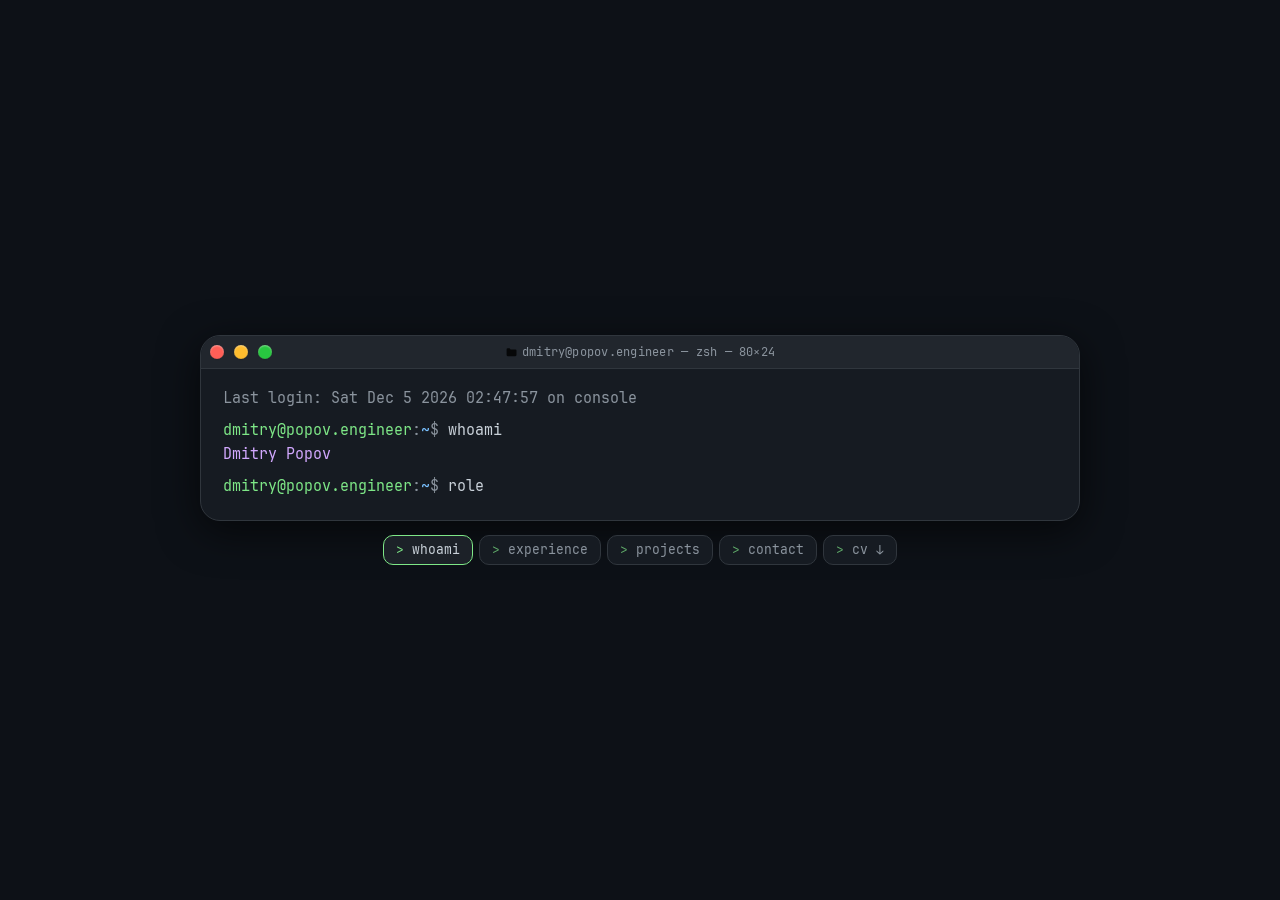
<file: index.html>
<!DOCTYPE html>
<html lang="en" class="no-js">
<head>
  <meta charset="UTF-8" />
  <meta name="viewport" content="width=device-width, initial-scale=1.0, viewport-fit=cover" />
  <meta name="theme-color" content="#0d1117" />
  <meta name="color-scheme" content="dark" />

  <title>Dmitry Popov — Senior Software Engineer</title>
  <meta name="description" content="Dmitry Popov — Senior Software Engineer with 7+ years building distributed, high-availability systems. Personal site, experience, projects and contact." />
  <link rel="canonical" href="https://dmitry.popov.engineer/" />

  <meta property="og:type" content="website" />
  <meta property="og:url" content="https://dmitry.popov.engineer/" />
  <meta property="og:title" content="Dmitry Popov — Senior Software Engineer" />
  <meta property="og:description" content="7+ years building distributed, high-availability systems. Personal site of Dmitry Popov." />
  <meta property="og:site_name" content="dmitry.popov.engineer" />
  <meta property="og:image" content="https://dmitry.popov.engineer/assets/og.png" />
  <meta property="og:image:type" content="image/png" />
  <meta property="og:image:width" content="1200" />
  <meta property="og:image:height" content="630" />
  <meta property="og:image:alt" content="Terminal window: whoami — Dmitry Popov, Senior Software Engineer." />

  <meta name="twitter:card" content="summary_large_image" />
  <meta name="twitter:title" content="Dmitry Popov — Senior Software Engineer" />
  <meta name="twitter:description" content="Distributed systems and full-stack web applications." />
  <meta name="twitter:image" content="https://dmitry.popov.engineer/assets/og.png" />
  <meta name="twitter:image:alt" content="Terminal window: whoami — Dmitry Popov, Senior Software Engineer." />

  <link rel="icon" type="image/svg+xml" href="assets/favicon.svg" />
  <link rel="alternate icon" href="assets/favicon.svg" />
  <link rel="apple-touch-icon" sizes="180x180" href="assets/apple-touch-icon.png" />
  <link rel="manifest" href="assets/manifest.webmanifest" />

  <script>document.documentElement.classList.remove("no-js");</script>
  <script src="assets/theme-boot.js"></script>
  <link rel="stylesheet" href="assets/styles.css" />
  <link rel="preload" as="font" href="assets/fonts/JetBrainsMono-Regular.woff2"
        type="font/woff2" crossorigin />

  <script type="application/ld+json">
  {
    "@context": "https://schema.org",
    "@type": "Person",
    "name": "Dmitry Popov",
    "jobTitle": "Senior Software Engineer",
    "description": "Senior Software Engineer building distributed, high-availability systems.",
    "url": "https://dmitry.popov.engineer/",
    "email": "mailto:dmitry.popov.dev@icloud.com",
    "knowsAbout": [
      "Java",
      "Spring Boot",
      "distributed systems",
      "PostgreSQL",
      "MongoDB",
      "Redis",
      "Kubernetes",
      "TypeScript"
    ],
    "alumniOf": {
      "@type": "CollegeOrUniversity",
      "name": "Brest State Technical University"
    },
    "worksFor": {
      "@type": "Organization",
      "name": "Alfa-Bank (Belarus)"
    },
    "sameAs": ["https://www.linkedin.com/in/dmitry-popov-12187816b"]
  }
  </script>
</head>

<body>
  <a class="skip-link" href="#main-content">Skip to content</a>
  <div id="terminal-status" class="visually-hidden" aria-live="polite" aria-atomic="true"></div>

  <main id="main-content" class="terminal" aria-label="Terminal session">
    <h1 class="visually-hidden">Dmitry Popov — Senior Software Engineer</h1>
    <div class="topbar">
      <div class="dots">
        <button class="dot close" type="button" aria-label="End session">
          <svg viewBox="0 0 12 12" aria-hidden="true"><path d="M3.7 3.7 8.3 8.3M8.3 3.7 3.7 8.3"/></svg>
        </button>
        <button class="dot min" type="button" aria-label="Pause session" aria-pressed="false">
          <svg viewBox="0 0 12 12" aria-hidden="true"><path d="M3.4 6h5.2"/></svg>
        </button>
        <button class="dot zoom" type="button" aria-label="Full screen" aria-pressed="false">
          <svg viewBox="0 0 12 12" aria-hidden="true"><path d="M4.8 3.6h3.6v3.6z"/><path d="M7.2 8.4H3.6V4.8z"/></svg>
        </button>
      </div>
      <div class="title"><svg class="title-icon" viewBox="0 0 12 12" aria-hidden="true"><path d="M1.6 3.4a1.1 1.1 0 0 1 1.1-1.1h1.9l1 1.2h4.8a1.1 1.1 0 0 1 1.1 1.1v4.5a1.1 1.1 0 0 1-1.1 1.1H2.7a1.1 1.1 0 0 1-1.1-1.1z"/></svg> dmitry@popov.engineer — zsh — 80×24</div>
    </div>
    <div id="screen" class="screen" role="region" aria-label="Terminal output"></div>
  </main>

  <noscript>
    <article class="fallback">
      <h1>Dmitry Popov — Senior Software Engineer</h1>
      <p class="fallback-note">This page normally runs as an interactive terminal — here is the same content as a plain document.</p>

      <p>Senior Software Engineer. 7+ years building distributed, high-availability systems.</p>

      <h2>Domains</h2>
      <p>Banking · fintech / insurance · energy — regulated, high-load production.</p>

      <h2>Stack</h2>
      <dl>
        <dt>Core</dt><dd>Java, Spring, TypeScript, Node.js</dd>
        <dt>Data</dt><dd>PostgreSQL, MongoDB, Redis</dd>
        <dt>Ops</dt><dd>Kubernetes, Grafana, OpenSearch</dd>
      </dl>

      <h2>Focus</h2>
      <ul>
        <li>Distributed systems that stay up at 3am.</li>
        <li>Observability before it’s an incident, not after.</li>
        <li>AI-assisted development workflows that survive code review.</li>
      </ul>

      <h2>Certifications</h2>
      <ul>
        <li>AWS Certified Cloud Practitioner</li>
        <li>AWS Certified AI Practitioner</li>
      </ul>

      <h2>Get in touch</h2>
      <p><a href="mailto:dmitry.popov.dev@icloud.com">dmitry.popov.dev@icloud.com</a> · <a href="https://www.linkedin.com/in/dmitry-popov-12187816b" rel="noopener noreferrer">LinkedIn</a> · <a href="assets/cv.pdf" download="Dmitry_Popov_CV.pdf">CV (PDF)</a></p>
    </article>
  </noscript>

  <nav class="site-nav" aria-label="Site sections">
    <a class="nav-link" href="/" aria-current="page">whoami</a>
    <a class="nav-link" href="experience.html">experience</a>
    <a class="nav-link" href="projects.html">projects</a>
    <a class="nav-link" href="contact.html">contact</a>
    <a class="nav-link" href="assets/cv.pdf" download="Dmitry_Popov_CV.pdf">cv ↓</a>
  </nav>

  <script src="assets/terminal.js"></script>
  <script>
    bootTerminal({
      page: "whoami",
      lines: [
        { kind: "cmd", text: "whoami" },
        { kind: "out", html: '<span class="tok-accent">Dmitry Popov</span>' },
        { kind: "gap" },

        { kind: "cmd", text: "role" },
        { kind: "out", html: "Senior Software Engineer" },
        { kind: "out", html: "7+ years building distributed, high-availability systems" },
        { kind: "gap" },

        { kind: "cmd", text: "domains" },
        { kind: "out", html: "banking · fintech / insurance · energy — regulated, high-load production" },
        { kind: "gap" },

        { kind: "cmd", text: "stack" },
        { kind: "out", html: '<span class="tok-key">core</span>:     Java, Spring, TypeScript, Node.js' },
        { kind: "out", html: '<span class="tok-key">data</span>:     PostgreSQL, MongoDB, Redis' },
        { kind: "out", html: '<span class="tok-key">ops</span>:      Kubernetes, Grafana, OpenSearch' },
        { kind: "gap" },

        { kind: "cmd", text: "focus" },
        { kind: "out", html: '  - distributed systems that stay up at 3am' },
        { kind: "out", html: '  - observability before it’s an incident, not after' },
        { kind: "out", html: '  - AI-assisted dev workflows that survive code review' },
        { kind: "gap" },

        { kind: "cmd", text: "certifications" },
        { kind: "out", html: '  - AWS Certified Cloud Practitioner' },
        { kind: "out", html: '  - AWS Certified AI Practitioner' },
        { kind: "gap" },

        { kind: "cmd", text: "help" },
        { kind: "out", html: '<span class="tok-muted">Try:</span> <span class="tok-key">experience</span>, <span class="tok-key">projects</span>, <span class="tok-key">contact</span>, <span class="tok-key">cv</span> or <span class="tok-key">help</span>' }
      ]
    });
  </script>
</body>
</html>
</file>
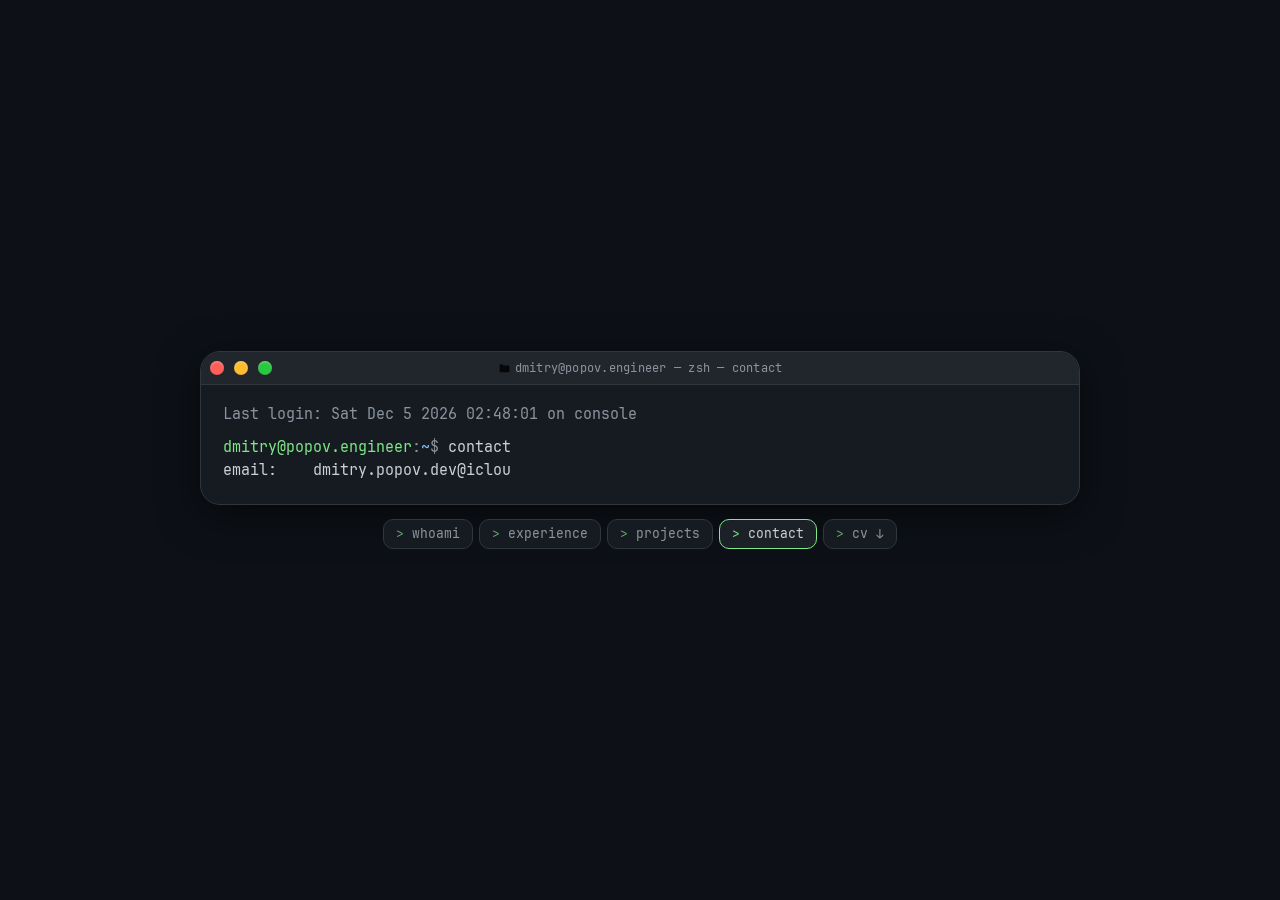
<file: contact.html>
<!DOCTYPE html>
<html lang="en" class="no-js">
<head>
  <meta charset="UTF-8" />
  <meta name="viewport" content="width=device-width, initial-scale=1.0, viewport-fit=cover" />
  <meta name="theme-color" content="#0d1117" />
  <meta name="color-scheme" content="dark" />

  <title>Contact — Dmitry Popov</title>
  <meta name="description" content="Get in touch with Dmitry Popov — email, LinkedIn and CV." />
  <link rel="canonical" href="https://dmitry.popov.engineer/contact.html" />

  <meta property="og:type" content="website" />
  <meta property="og:url" content="https://dmitry.popov.engineer/contact.html" />
  <meta property="og:title" content="Contact — Dmitry Popov" />
  <meta property="og:description" content="Email, LinkedIn and CV of Dmitry Popov." />
  <meta property="og:site_name" content="dmitry.popov.engineer" />
  <meta property="og:image" content="https://dmitry.popov.engineer/assets/og-contact.png" />
  <meta property="og:image:type" content="image/png" />
  <meta property="og:image:width" content="1200" />
  <meta property="og:image:height" content="630" />
  <meta property="og:image:alt" content="Terminal window: contact — Dmitry Popov email and LinkedIn." />

  <meta name="twitter:card" content="summary_large_image" />
  <meta name="twitter:title" content="Contact — Dmitry Popov" />
  <meta name="twitter:description" content="Email, LinkedIn and CV of Dmitry Popov." />
  <meta name="twitter:image" content="https://dmitry.popov.engineer/assets/og-contact.png" />
  <meta name="twitter:image:alt" content="Terminal window: contact — Dmitry Popov email and LinkedIn." />

  <link rel="icon" type="image/svg+xml" href="assets/favicon.svg" />
  <link rel="apple-touch-icon" sizes="180x180" href="assets/apple-touch-icon.png" />
  <link rel="manifest" href="assets/manifest.webmanifest" />
  <script>document.documentElement.classList.remove("no-js");</script>
  <script src="assets/theme-boot.js"></script>
  <link rel="stylesheet" href="assets/styles.css" />
  <link rel="preload" as="font" href="assets/fonts/JetBrainsMono-Regular.woff2"
        type="font/woff2" crossorigin />
</head>

<body>
  <a class="skip-link" href="#main-content">Skip to content</a>
  <div id="terminal-status" class="visually-hidden" aria-live="polite" aria-atomic="true"></div>

  <main id="main-content" class="terminal" aria-label="Terminal session">
    <h1 class="visually-hidden">Contact — Dmitry Popov</h1>
    <div class="topbar">
      <div class="dots">
        <button class="dot close" type="button" aria-label="End session">
          <svg viewBox="0 0 12 12" aria-hidden="true"><path d="M3.7 3.7 8.3 8.3M8.3 3.7 3.7 8.3"/></svg>
        </button>
        <button class="dot min" type="button" aria-label="Pause session" aria-pressed="false">
          <svg viewBox="0 0 12 12" aria-hidden="true"><path d="M3.4 6h5.2"/></svg>
        </button>
        <button class="dot zoom" type="button" aria-label="Full screen" aria-pressed="false">
          <svg viewBox="0 0 12 12" aria-hidden="true"><path d="M4.8 3.6h3.6v3.6z"/><path d="M7.2 8.4H3.6V4.8z"/></svg>
        </button>
      </div>
      <div class="title"><svg class="title-icon" viewBox="0 0 12 12" aria-hidden="true"><path d="M1.6 3.4a1.1 1.1 0 0 1 1.1-1.1h1.9l1 1.2h4.8a1.1 1.1 0 0 1 1.1 1.1v4.5a1.1 1.1 0 0 1-1.1 1.1H2.7a1.1 1.1 0 0 1-1.1-1.1z"/></svg> dmitry@popov.engineer — zsh — contact</div>
    </div>
    <div id="screen" class="screen" role="region" aria-label="Terminal output"></div>
  </main>

  <noscript>
    <article class="fallback">
      <h1>Contact — Dmitry Popov</h1>
      <p class="fallback-note">This page normally runs as an interactive terminal — here is the same content as a plain document.</p>

      <address>
        <p>Email: <a href="mailto:dmitry.popov.dev@icloud.com">dmitry.popov.dev@icloud.com</a></p>
        <p>LinkedIn: <a href="https://www.linkedin.com/in/dmitry-popov-12187816b" rel="noopener noreferrer">linkedin.com/in/dmitry-popov-12187816b</a></p>
      </address>

      <h2>Availability</h2>
      <p>Replies within ~24h on weekdays.</p>

      <p><a href="assets/cv.pdf" download="Dmitry_Popov_CV.pdf">Download CV (PDF)</a></p>
    </article>
  </noscript>

  <nav class="site-nav" aria-label="Site sections">
    <a class="nav-link" href="/">whoami</a>
    <a class="nav-link" href="experience.html">experience</a>
    <a class="nav-link" href="projects.html">projects</a>
    <a class="nav-link" href="contact.html" aria-current="page">contact</a>
    <a class="nav-link" href="assets/cv.pdf" download="Dmitry_Popov_CV.pdf">cv ↓</a>
  </nav>

  <script src="assets/terminal.js"></script>
  <script>
    bootTerminal({
      page: "contact",
      lines: [
        { kind: "cmd", text: "contact" },
        { kind: "out", html: '<span class="tok-key">email</span>:    <a class="terminal-link" href="mailto:dmitry.popov.dev@icloud.com">dmitry.popov.dev@icloud.com</a>' },
        { kind: "out", html: '<span class="tok-key">linkedin</span>: <a class="terminal-link" href="https://www.linkedin.com/in/dmitry-popov-12187816b" target="_blank" rel="noopener noreferrer">linkedin.com/in/dmitry-popov-12187816b</a>' },
        { kind: "gap" },
        { kind: "cmd", text: "availability" },
        { kind: "out", html: 'Replies within ~24h on weekdays.' },
        { kind: "gap" },
        { kind: "cmd", text: "help" },
        { kind: "out", html: '<span class="tok-muted">Try:</span> <span class="tok-key">whoami</span>, <span class="tok-key">experience</span>, <span class="tok-key">projects</span>, <span class="tok-key">cv</span> or <span class="tok-key">help</span>' }
      ]
    });
  </script>
</body>
</html>
</file>
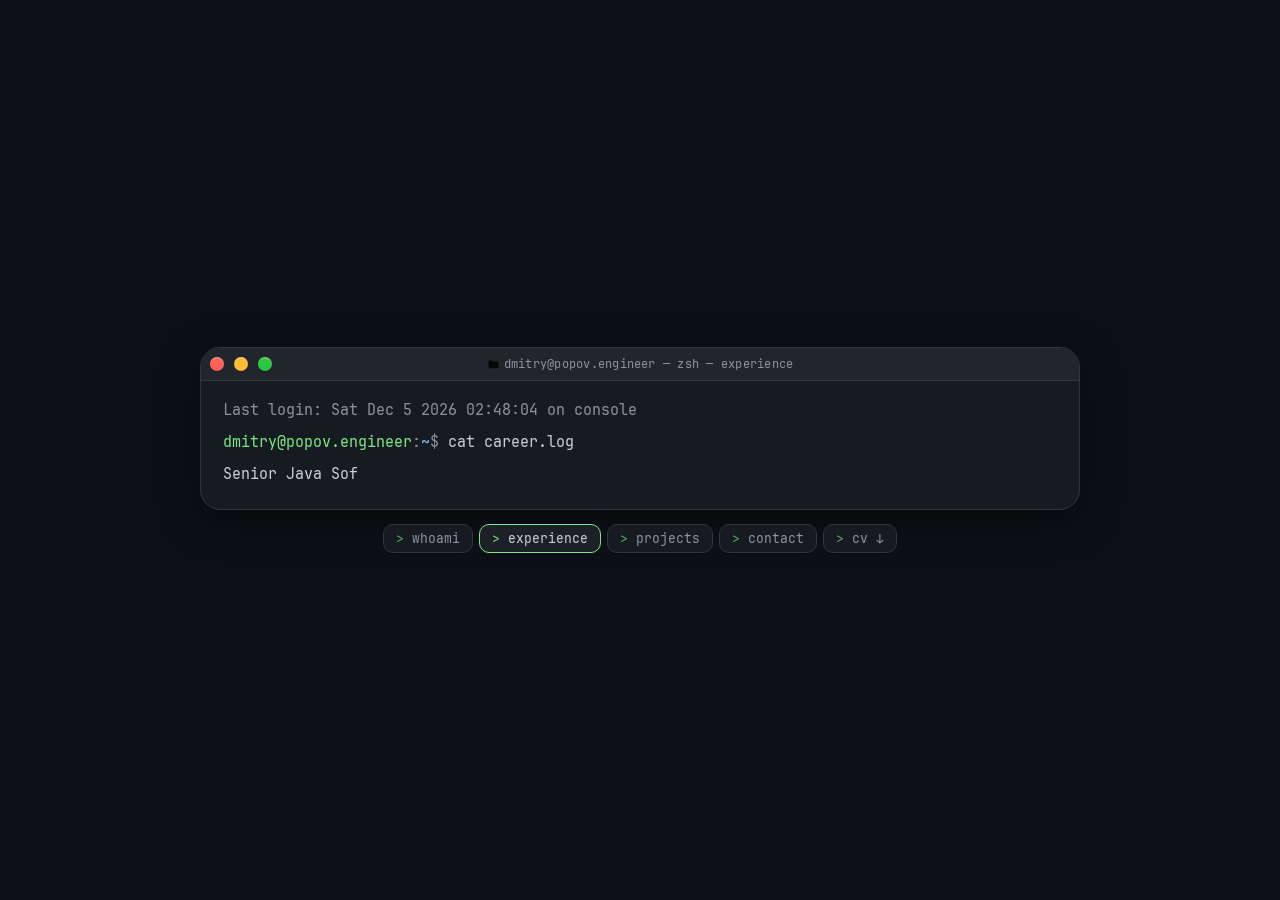
<file: experience.html>
<!DOCTYPE html>
<html lang="en" class="no-js">
<head>
  <meta charset="UTF-8" />
  <meta name="viewport" content="width=device-width, initial-scale=1.0, viewport-fit=cover" />
  <meta name="theme-color" content="#0d1117" />
  <meta name="color-scheme" content="dark" />

  <title>Experience — Dmitry Popov</title>
  <meta name="description" content="Career timeline of Dmitry Popov — Senior Software Engineer with 7+ years across fintech, energy and banking." />
  <link rel="canonical" href="https://dmitry.popov.engineer/experience.html" />

  <meta property="og:type" content="website" />
  <meta property="og:url" content="https://dmitry.popov.engineer/experience.html" />
  <meta property="og:title" content="Experience — Dmitry Popov" />
  <meta property="og:description" content="Career timeline of Dmitry Popov — Senior Software Engineer." />
  <meta property="og:site_name" content="dmitry.popov.engineer" />
  <meta property="og:image" content="https://dmitry.popov.engineer/assets/og-experience.png" />
  <meta property="og:image:type" content="image/png" />
  <meta property="og:image:width" content="1200" />
  <meta property="og:image:height" content="630" />
  <meta property="og:image:alt" content="Terminal window: cat career.log — Dmitry Popov career timeline." />

  <meta name="twitter:card" content="summary_large_image" />
  <meta name="twitter:title" content="Experience — Dmitry Popov" />
  <meta name="twitter:description" content="Career timeline of Dmitry Popov." />
  <meta name="twitter:image" content="https://dmitry.popov.engineer/assets/og-experience.png" />
  <meta name="twitter:image:alt" content="Terminal window: cat career.log — Dmitry Popov career timeline." />

  <link rel="icon" type="image/svg+xml" href="assets/favicon.svg" />
  <link rel="apple-touch-icon" sizes="180x180" href="assets/apple-touch-icon.png" />
  <link rel="manifest" href="assets/manifest.webmanifest" />
  <script>document.documentElement.classList.remove("no-js");</script>
  <script src="assets/theme-boot.js"></script>
  <link rel="stylesheet" href="assets/styles.css" />
  <link rel="preload" as="font" href="assets/fonts/JetBrainsMono-Regular.woff2"
        type="font/woff2" crossorigin />
</head>

<body>
  <a class="skip-link" href="#main-content">Skip to content</a>
  <div id="terminal-status" class="visually-hidden" aria-live="polite" aria-atomic="true"></div>

  <main id="main-content" class="terminal" aria-label="Terminal session">
    <h1 class="visually-hidden">Experience — Dmitry Popov</h1>
    <div class="topbar">
      <div class="dots">
        <button class="dot close" type="button" aria-label="End session">
          <svg viewBox="0 0 12 12" aria-hidden="true"><path d="M3.7 3.7 8.3 8.3M8.3 3.7 3.7 8.3"/></svg>
        </button>
        <button class="dot min" type="button" aria-label="Pause session" aria-pressed="false">
          <svg viewBox="0 0 12 12" aria-hidden="true"><path d="M3.4 6h5.2"/></svg>
        </button>
        <button class="dot zoom" type="button" aria-label="Full screen" aria-pressed="false">
          <svg viewBox="0 0 12 12" aria-hidden="true"><path d="M4.8 3.6h3.6v3.6z"/><path d="M7.2 8.4H3.6V4.8z"/></svg>
        </button>
      </div>
      <div class="title"><svg class="title-icon" viewBox="0 0 12 12" aria-hidden="true"><path d="M1.6 3.4a1.1 1.1 0 0 1 1.1-1.1h1.9l1 1.2h4.8a1.1 1.1 0 0 1 1.1 1.1v4.5a1.1 1.1 0 0 1-1.1 1.1H2.7a1.1 1.1 0 0 1-1.1-1.1z"/></svg> dmitry@popov.engineer — zsh — experience</div>
    </div>
    <div id="screen" class="screen" role="region" aria-label="Terminal output"></div>
  </main>

  <noscript>
    <article class="fallback">
      <h1>Experience — Dmitry Popov</h1>
      <p class="fallback-note">This page normally runs as an interactive terminal — here is the same content as a plain document.</p>

      <section>
        <h2>Senior Java Software Engineer</h2>
        <p>Alfa-Bank (Belarus) · <time datetime="2026-04">April 2026</time> — present</p>
        <ul>
          <li>Developing distributed systems in a regulated banking environment.</li>
          <li>Stack: Java, Spring, MongoDB, Redis.</li>
        </ul>
      </section>

      <section>
        <h2>Senior Software Engineer (Backend / Full-Stack)</h2>
        <p>Godel Technologies Europe (Poland) · <time datetime="2019-01">January 2019</time> — <time datetime="2026-04">April 2026</time></p>
        <p>Outsourcing engineer embedded in cross-functional teams delivering high-load production systems for UK-based enterprise clients.</p>

        <h3>UK FinTech / Insurance · <time datetime="2024-04">April 2024</time> — <time datetime="2026-04">April 2026</time></h3>
        <ul>
          <li>Senior Full-Stack Engineer on four of the platform’s customer-facing web applications; the platform served ~10M monthly online users.</li>
          <li>Implemented frontend validation and client-side scripting; hardened web application security and improved accessibility compliance.</li>
          <li>Collaborated with product, QA and SRE to ship changes behind feature flags with contract and end-to-end tests.</li>
        </ul>

        <h3>UK Energy Market · <time datetime="2019-01">January 2019</time> — <time datetime="2024-04">April 2024</time></h3>
        <ul>
          <li>Designed and developed distributed, microservices-based backend services handling a customer base of 2M+.</li>
          <li>Owned several core business domains end-to-end, from design to production support.</li>
          <li>Delivered high-availability services through containerised deployments and automated CI/CD pipelines.</li>
          <li>Integrated with third-party providers; designed monitoring dashboards, notification workflows and customer-facing email templates.</li>
        </ul>
      </section>

      <h2>Education</h2>
      <p>Brest State Technical University, Republic of Belarus — Bachelor’s, IT Engineer · <time datetime="2007-09">September 2007</time> — <time datetime="2013-06">June 2013</time></p>
    </article>
  </noscript>

  <nav class="site-nav" aria-label="Site sections">
    <a class="nav-link" href="/">whoami</a>
    <a class="nav-link" href="experience.html" aria-current="page">experience</a>
    <a class="nav-link" href="projects.html">projects</a>
    <a class="nav-link" href="contact.html">contact</a>
    <a class="nav-link" href="assets/cv.pdf" download="Dmitry_Popov_CV.pdf">cv ↓</a>
  </nav>

  <script src="assets/terminal.js"></script>
  <script>
    bootTerminal({
      page: "experience",
      lines: [
        { kind: "cmd", text: "cat career.log" },
        { kind: "gap" },

        { kind: "out", html: '<span class="tok-accent">Senior Java Software Engineer</span>  <span class="tok-muted">@ Alfa-Bank (Belarus)</span>      <span class="tok-key">04/2026 — present</span>' },
        { kind: "out", html: '  - Developing distributed systems in a regulated banking environment.' },
        { kind: "out", html: '  - <span class="tok-key">stack</span>: Java, Spring, MongoDB, Redis' },
        { kind: "gap" },

        { kind: "out", html: '<span class="tok-accent">Senior Software Engineer (Backend / Full-Stack)</span>  <span class="tok-muted">@ Godel Technologies Europe (Poland)</span>      <span class="tok-key">01/2019 — 04/2026</span>' },
        { kind: "out", html: '  <span class="tok-muted">Outsourcing engineer embedded in cross-functional teams delivering high-load production systems for UK-based enterprise clients.</span>' },
        { kind: "gap" },

        { kind: "out", html: '  <span class="tok-string">04/2024 — 04/2026</span>  <span class="tok-muted">— UK FinTech / Insurance domain</span>' },
        { kind: "out", html: '    - Senior Full-Stack Engineer on four of the platform\u2019s customer-facing web applications; platform served ~10M monthly online users.' },
        { kind: "out", html: '    - Implemented frontend validation and client-side scripting; hardened web application security and improved accessibility compliance.' },
        { kind: "out", html: '    - Collaborated with product, QA and SRE to ship changes behind feature flags with contract and end-to-end tests.' },
        { kind: "gap" },

        { kind: "out", html: '  <span class="tok-string">01/2019 — 04/2024</span>  <span class="tok-muted">— UK Energy Market domain</span>' },
        { kind: "out", html: '    - Designed and developed distributed, microservices-based backend services handling a customer base of 2M+.' },
        { kind: "out", html: '    - Owned several core business domains end-to-end, from design to production support.' },
        { kind: "out", html: '    - Delivered high-availability services through containerised deployments and automated CI/CD pipelines.' },
        { kind: "out", html: '    - Integrated with third-party providers; designed monitoring dashboards, notification workflows and customer-facing email templates.' },
        { kind: "gap" },

        { kind: "cmd", text: "education" },
        { kind: "out", html: '<span class="tok-accent">Brest State Technical University</span>, Republic of Belarus' },
        { kind: "out", html: '  <span class="tok-key">degree</span>: Bachelor\u2019s, IT Engineer' },
        { kind: "out", html: '  <span class="tok-key">years</span>:  09/2007 — 06/2013' },
        { kind: "gap" },

        { kind: "cmd", text: "help" },
        { kind: "out", html: '<span class="tok-muted">Try:</span> <span class="tok-key">whoami</span>, <span class="tok-key">projects</span>, <span class="tok-key">contact</span>, <span class="tok-key">cv</span> or <span class="tok-key">help</span>' }
      ]
    });
  </script>
</body>
</html>
</file>
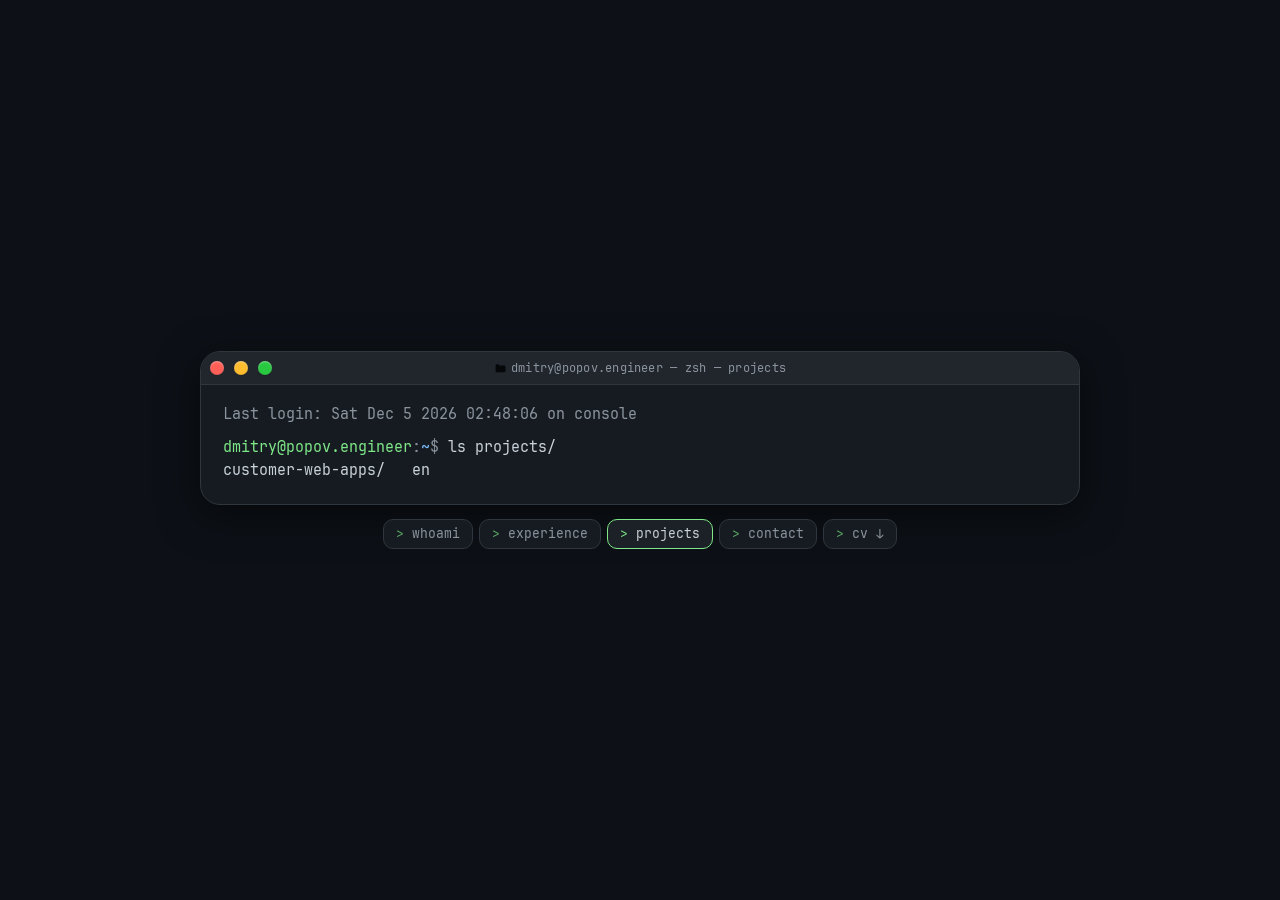
<file: projects.html>
<!DOCTYPE html>
<html lang="en" class="no-js">
<head>
  <meta charset="UTF-8" />
  <meta name="viewport" content="width=device-width, initial-scale=1.0, viewport-fit=cover" />
  <meta name="theme-color" content="#0d1117" />
  <meta name="color-scheme" content="dark" />

  <title>Projects — Dmitry Popov</title>
  <meta name="description" content="Selected projects by Dmitry Popov — customer web apps, energy microservices, banking core and this site." />
  <link rel="canonical" href="https://dmitry.popov.engineer/projects.html" />

  <meta property="og:type" content="website" />
  <meta property="og:url" content="https://dmitry.popov.engineer/projects.html" />
  <meta property="og:title" content="Projects — Dmitry Popov" />
  <meta property="og:description" content="Selected projects by Dmitry Popov." />
  <meta property="og:site_name" content="dmitry.popov.engineer" />
  <meta property="og:image" content="https://dmitry.popov.engineer/assets/og-projects.png" />
  <meta property="og:image:type" content="image/png" />
  <meta property="og:image:width" content="1200" />
  <meta property="og:image:height" content="630" />
  <meta property="og:image:alt" content="Terminal window: ls projects/ — Dmitry Popov selected projects." />

  <meta name="twitter:card" content="summary_large_image" />
  <meta name="twitter:title" content="Projects — Dmitry Popov" />
  <meta name="twitter:description" content="Selected projects by Dmitry Popov." />
  <meta name="twitter:image" content="https://dmitry.popov.engineer/assets/og-projects.png" />
  <meta name="twitter:image:alt" content="Terminal window: ls projects/ — Dmitry Popov selected projects." />

  <link rel="icon" type="image/svg+xml" href="assets/favicon.svg" />
  <link rel="apple-touch-icon" sizes="180x180" href="assets/apple-touch-icon.png" />
  <link rel="manifest" href="assets/manifest.webmanifest" />
  <script>document.documentElement.classList.remove("no-js");</script>
  <script src="assets/theme-boot.js"></script>
  <link rel="stylesheet" href="assets/styles.css" />
  <link rel="preload" as="font" href="assets/fonts/JetBrainsMono-Regular.woff2"
        type="font/woff2" crossorigin />
</head>

<body>
  <a class="skip-link" href="#main-content">Skip to content</a>
  <div id="terminal-status" class="visually-hidden" aria-live="polite" aria-atomic="true"></div>

  <main id="main-content" class="terminal" aria-label="Terminal session">
    <h1 class="visually-hidden">Projects — Dmitry Popov</h1>
    <div class="topbar">
      <div class="dots">
        <button class="dot close" type="button" aria-label="End session">
          <svg viewBox="0 0 12 12" aria-hidden="true"><path d="M3.7 3.7 8.3 8.3M8.3 3.7 3.7 8.3"/></svg>
        </button>
        <button class="dot min" type="button" aria-label="Pause session" aria-pressed="false">
          <svg viewBox="0 0 12 12" aria-hidden="true"><path d="M3.4 6h5.2"/></svg>
        </button>
        <button class="dot zoom" type="button" aria-label="Full screen" aria-pressed="false">
          <svg viewBox="0 0 12 12" aria-hidden="true"><path d="M4.8 3.6h3.6v3.6z"/><path d="M7.2 8.4H3.6V4.8z"/></svg>
        </button>
      </div>
      <div class="title"><svg class="title-icon" viewBox="0 0 12 12" aria-hidden="true"><path d="M1.6 3.4a1.1 1.1 0 0 1 1.1-1.1h1.9l1 1.2h4.8a1.1 1.1 0 0 1 1.1 1.1v4.5a1.1 1.1 0 0 1-1.1 1.1H2.7a1.1 1.1 0 0 1-1.1-1.1z"/></svg> dmitry@popov.engineer — zsh — projects</div>
    </div>
    <div id="screen" class="screen" role="region" aria-label="Terminal output"></div>
  </main>

  <noscript>
    <article class="fallback">
      <h1>Projects — Dmitry Popov</h1>
      <p class="fallback-note">This page normally runs as an interactive terminal — here is the same content as a plain document.</p>
      <p class="fallback-note">Client names omitted under NDA; employers and dates live on the <a href="experience.html">experience</a> page.</p>

      <section>
        <h2>customer-web-apps</h2>
        <p>Four customer-facing web applications on a high-traffic platform.</p>
        <dl>
          <dt>Scale</dt><dd>~10M monthly online users</dd>
          <dt>Stack</dt><dd>TypeScript, Node.js, Jest, Playwright</dd>
          <dt>Built</dt><dd>client-side validation and interaction, plus security and accessibility fixes</dd>
          <dt>Shipped</dt><dd>behind feature flags, covered by contract and end-to-end tests</dd>
        </dl>
      </section>

      <section>
        <h2>energy-microservices</h2>
        <p>The platform behind customer journeys.</p>
        <dl>
          <dt>Scale</dt><dd>customer base of 2M+</dd>
          <dt>Stack</dt><dd>Java, Spring Boot, PostgreSQL, Cassandra, ActiveMQ, Kubernetes</dd>
          <dt>Built</dt><dd>several core domains end-to-end, kept available through containerised CI/CD</dd>
          <dt>Ops</dt><dd>monitoring dashboards, notification workflows, customer-facing email</dd>
        </dl>
      </section>

      <section>
        <h2>banking-core</h2>
        <p>Distributed services in a regulated banking environment.</p>
        <dl>
          <dt>Stack</dt><dd>Java, Spring, MongoDB, Redis</dd>
        </dl>
      </section>

      <section>
        <h2>this-site</h2>
        <p>The page you are reading.</p>
        <dl>
          <dt>Stack</dt><dd>plain HTML, CSS and JavaScript — no build step</dd>
          <dt>Built</dt><dd>clock-based light/dark theme, static no-JS fallback, keyboard-accessible window controls</dd>
        </dl>
      </section>
    </article>
  </noscript>

  <nav class="site-nav" aria-label="Site sections">
    <a class="nav-link" href="/">whoami</a>
    <a class="nav-link" href="experience.html">experience</a>
    <a class="nav-link" href="projects.html" aria-current="page">projects</a>
    <a class="nav-link" href="contact.html">contact</a>
    <a class="nav-link" href="assets/cv.pdf" download="Dmitry_Popov_CV.pdf">cv ↓</a>
  </nav>

  <script src="assets/terminal.js"></script>
  <script>
    bootTerminal({
      page: "projects",
      lines: [
        { kind: "cmd", text: "ls projects/" },
        { kind: "out", html: '<span class="tok-key">customer-web-apps/</span>   <span class="tok-key">energy-microservices/</span>   <span class="tok-key">banking-core/</span>   <span class="tok-key">this-site/</span>' },
        { kind: "gap" },

        { kind: "out", html: '<span class="tok-muted"># Client names under NDA; employers and dates: experience.</span>' },
        { kind: "gap" },

        { kind: "cmd", text: "cat projects/customer-web-apps/README.md" },
        { kind: "out", html: '<span class="tok-accent">customer-web-apps</span> <span class="tok-muted">— four customer-facing web apps</span>' },
        { kind: "out", html: '  <span class="tok-key">scale</span>:   ~10M monthly online users' },
        { kind: "out", html: '  <span class="tok-key">stack</span>:   TypeScript, Node.js, Jest, Playwright' },
        { kind: "out", html: '  <span class="tok-key">built</span>:   client-side validation and interaction, security and accessibility fixes' },
        { kind: "out", html: '  <span class="tok-key">shipped</span>: behind feature flags, with contract and end-to-end tests' },
        { kind: "gap" },

        { kind: "cmd", text: "cat projects/energy-microservices/README.md" },
        { kind: "out", html: '<span class="tok-accent">energy-microservices</span> <span class="tok-muted">— the platform behind customer journeys</span>' },
        { kind: "out", html: '  <span class="tok-key">scale</span>:   customer base of 2M+' },
        { kind: "out", html: '  <span class="tok-key">stack</span>:   Java, Spring Boot, PostgreSQL, Cassandra, ActiveMQ, Kubernetes' },
        { kind: "out", html: '  <span class="tok-key">built</span>:   several core domains end-to-end, kept available through containerised CI/CD' },
        { kind: "out", html: '  <span class="tok-key">ops</span>:     monitoring dashboards, notification workflows, customer-facing email' },
        { kind: "gap" },

        { kind: "cmd", text: "cat projects/banking-core/README.md" },
        { kind: "out", html: '<span class="tok-accent">banking-core</span> <span class="tok-muted">— distributed services in a regulated bank</span>' },
        { kind: "out", html: '  <span class="tok-key">stack</span>:   Java, Spring, MongoDB, Redis' },
        { kind: "gap" },

        { kind: "cmd", text: "cat projects/this-site/README.md" },
        { kind: "out", html: '<span class="tok-accent">this-site</span> <span class="tok-muted">— the page you are reading</span>' },
        { kind: "out", html: '  <span class="tok-key">stack</span>:   plain HTML, CSS and JavaScript — no build step' },
        { kind: "out", html: '  <span class="tok-key">built</span>:   clock-based theme, no-JS fallback, keyboard-accessible window controls' },
        { kind: "gap" },

        { kind: "cmd", text: "help" },
        { kind: "out", html: '<span class="tok-muted">Try:</span> <span class="tok-key">whoami</span>, <span class="tok-key">experience</span>, <span class="tok-key">contact</span>, <span class="tok-key">cv</span> or <span class="tok-key">help</span>' }
      ]
    });
  </script>
</body>
</html>
</file>
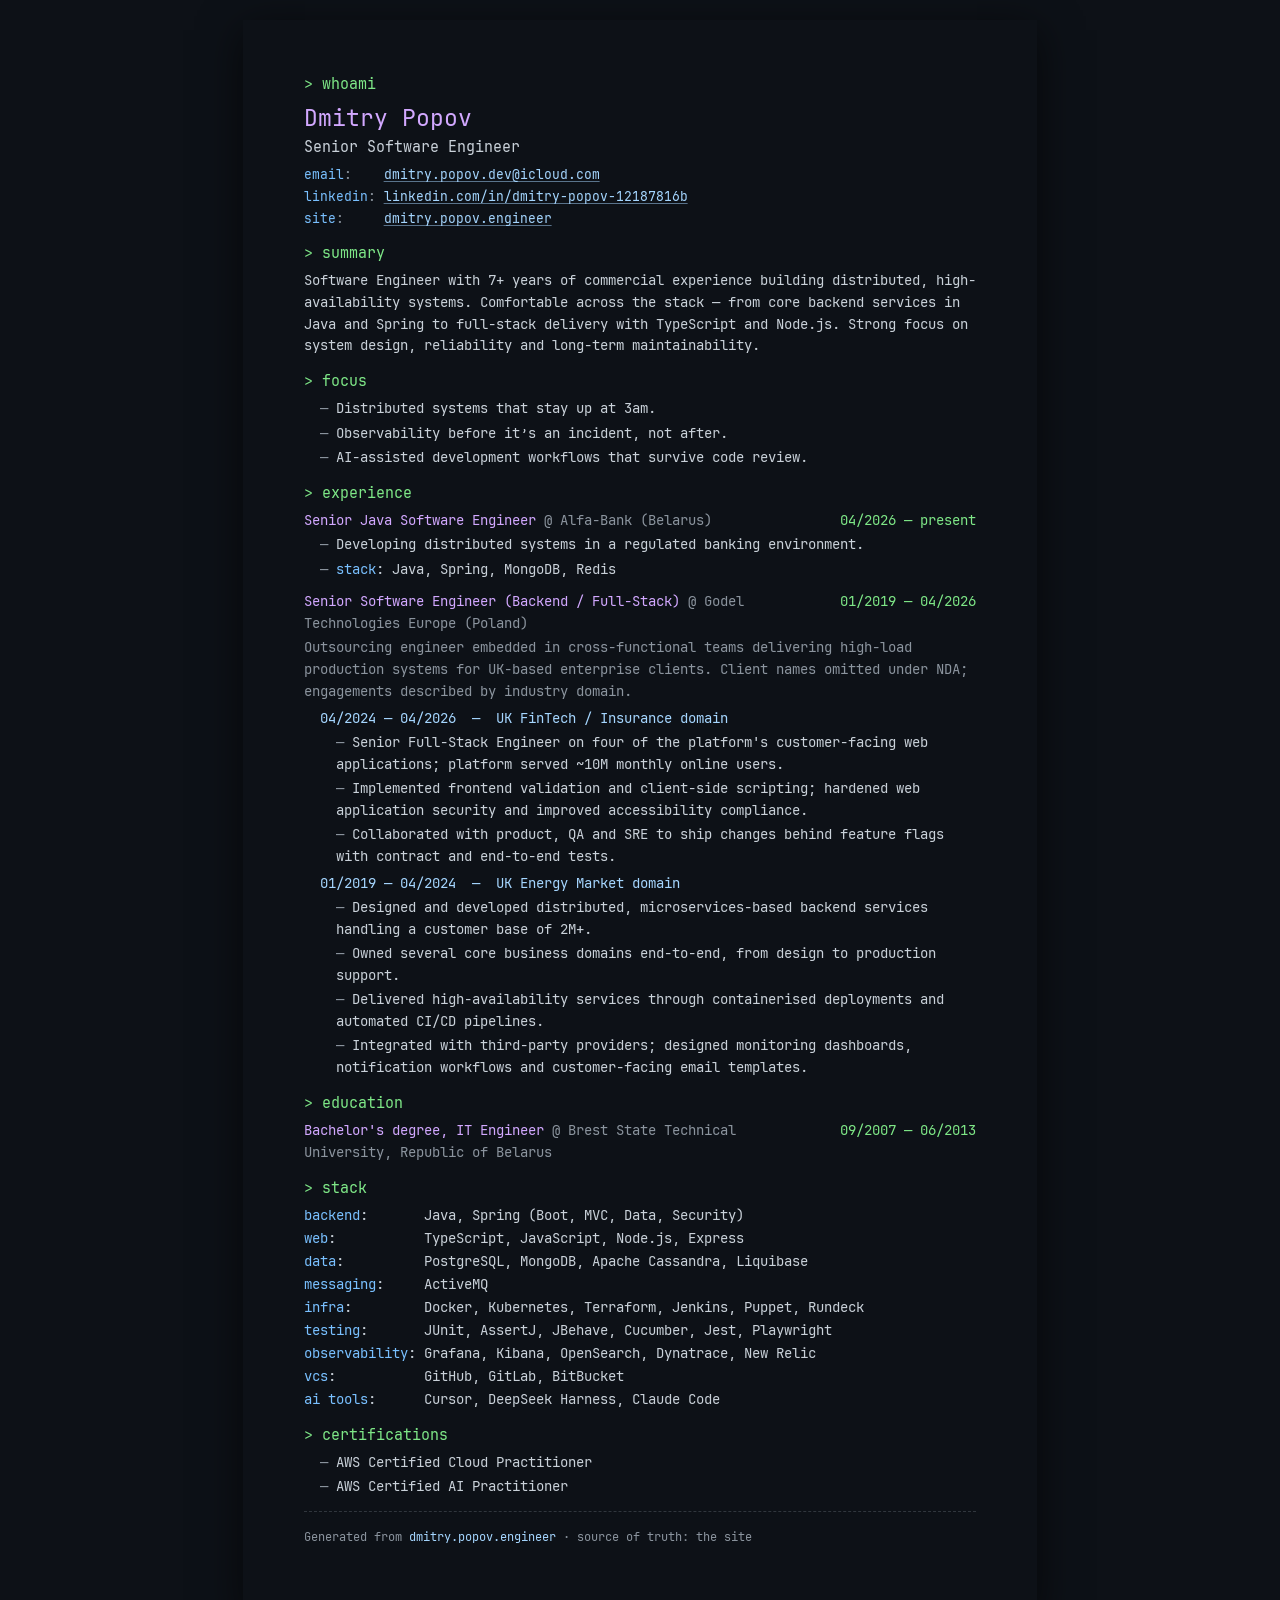
<file: assets/cv.html>
<!DOCTYPE html>
<html lang="en">
<head>
  <meta charset="UTF-8" />
  <title>Dmitry Popov — CV</title>
  <style>
    @font-face {
      font-family: "JetBrains Mono";
      src: url("fonts/JetBrainsMono-Regular.woff2") format("woff2");
      font-weight: 400;
      font-style: normal;
      font-display: swap;
    }

    :root {
      --bg: #0d1117;
      --text: #c9d1d9;
      --muted: #8b949e;
      --prompt: #7ee787;
      --key: #79c0ff;
      --string: #a5d6ff;
      --accent: #d2a8ff;
    }

    @page {
      size: A4;
      margin: 0;
    }

    * {
      box-sizing: border-box;
      -webkit-print-color-adjust: exact;
      print-color-adjust: exact;
    }

    html, body {
      margin: 0;
      padding: 0;
      background: var(--bg);
      color: var(--text);
      font-family: "JetBrains Mono", "Menlo", "SF Mono", "Consolas", monospace;
      font-size: 10.5pt;
      line-height: 1.55;
    }

    .page {
      padding: 14mm 16mm;
      min-height: 297mm;
    }

    .prompt {
      color: var(--prompt);
      margin-top: 10pt;
      margin-bottom: 4pt;
      font-weight: 400;
      font-size: 11pt;
    }

    .prompt:first-child {
      margin-top: 0;
    }

    .name {
      color: var(--accent);
      font-size: 17pt;
      font-weight: 500;
      margin: 2pt 0 0 0;
    }

    .title {
      color: var(--text);
      margin: 0 0 4pt 0;
      font-size: 11pt;
    }

    .contacts {
      color: var(--muted);
      margin: 2pt 0 0 0;
      font-size: 10pt;
    }

    .contacts .row {
      white-space: pre;
      margin: 1pt 0;
    }

    .contacts .key {
      color: var(--key);
    }

    .contacts a {
      color: var(--string);
      text-decoration: underline;
      text-decoration-color: rgba(165, 214, 255, 0.5);
      text-underline-offset: 2px;
    }

    .summary {
      color: var(--text);
      margin: 0;
    }

    .job {
      page-break-inside: avoid;
      margin-bottom: 8pt;
    }

    .job-head {
      display: flex;
      justify-content: space-between;
      align-items: baseline;
      gap: 12pt;
      margin: 0;
    }

    .job-title {
      color: var(--accent);
      font-weight: 500;
    }

    .job-company {
      color: var(--muted);
    }

    .job-dates {
      color: var(--prompt);
      white-space: nowrap;
    }

    .job-intro {
      color: var(--muted);
      margin: 2pt 0 4pt 0;
    }

    .sub {
      margin: 4pt 0 2pt 12pt;
    }

    .sub-head {
      color: var(--string);
      margin: 0;
    }

    ul.bullets {
      list-style: none;
      padding: 0;
      margin: 2pt 0 0 12pt;
    }

    ul.bullets li {
      margin: 0 0 2pt 0;
      padding-left: 0;
    }

    ul.bullets li::before {
      content: "— ";
      color: var(--muted);
    }

    .stack-row {
      margin: 1pt 0;
      white-space: pre-wrap;
    }

    .key {
      color: var(--key);
    }

    .sep-line {
      border: 0;
      border-top: 1px dashed #30363d;
      margin: 10pt 0;
    }

    .foot {
      color: var(--muted);
      font-size: 9pt;
      margin-top: 12pt;
    }

    .foot a {
      color: var(--string);
      text-decoration: none;
    }

    @media screen {
      body {
        display: flex;
        justify-content: center;
        padding: 20px;
      }
      .page {
        width: 210mm;
        min-height: 297mm;
        box-shadow: 0 10px 40px rgba(0, 0, 0, 0.6);
      }
    }
  </style>
</head>
<body>
<div class="page">

  <p class="prompt">&gt; whoami</p>
  <p class="name">Dmitry Popov</p>
  <p class="title">Senior Software Engineer</p>
  <div class="contacts">
    <div class="row"><span class="key">email</span>:    <a href="mailto:dmitry.popov.dev@icloud.com">dmitry.popov.dev@icloud.com</a></div>
    <div class="row"><span class="key">linkedin</span>: <a href="https://www.linkedin.com/in/dmitry-popov-12187816b">linkedin.com/in/dmitry-popov-12187816b</a></div>
    <div class="row"><span class="key">site</span>:     <a href="https://dmitry.popov.engineer">dmitry.popov.engineer</a></div>
  </div>

  <p class="prompt">&gt; summary</p>
  <p class="summary">
    Software Engineer with 7+ years of commercial experience building distributed,
    high-availability systems. Comfortable across the stack — from core backend
    services in Java and Spring to full-stack delivery with TypeScript and Node.js.
    Strong focus on system design, reliability and long-term maintainability.
  </p>

  <p class="prompt">&gt; focus</p>
  <ul class="bullets">
    <li>Distributed systems that stay up at 3am.</li>
    <li>Observability before it’s an incident, not after.</li>
    <li>AI-assisted development workflows that survive code review.</li>
  </ul>

  <p class="prompt">&gt; experience</p>

  <div class="job">
    <p class="job-head">
      <span><span class="job-title">Senior Java Software Engineer</span>
        <span class="job-company">@ Alfa-Bank (Belarus)</span></span>
      <span class="job-dates">04/2026 — present</span>
    </p>
    <ul class="bullets">
      <li>Developing distributed systems in a regulated banking environment.</li>
      <li><span class="key">stack</span>: Java, Spring, MongoDB, Redis</li>
    </ul>
  </div>

  <div class="job">
    <p class="job-head">
      <span><span class="job-title">Senior Software Engineer (Backend / Full-Stack)</span>
        <span class="job-company">@ Godel Technologies Europe (Poland)</span></span>
      <span class="job-dates">01/2019 — 04/2026</span>
    </p>
    <p class="job-intro">
      Outsourcing engineer embedded in cross-functional teams delivering high-load
      production systems for UK-based enterprise clients. Client names omitted under NDA;
      engagements described by industry domain.
    </p>

    <div class="sub">
      <p class="sub-head">04/2024 — 04/2026 &nbsp;—&nbsp; UK FinTech / Insurance domain</p>
      <ul class="bullets">
        <li>Senior Full-Stack Engineer on four of the platform's customer-facing web applications; platform served ~10M monthly online users.</li>
        <li>Implemented frontend validation and client-side scripting; hardened web application security and improved accessibility compliance.</li>
        <li>Collaborated with product, QA and SRE to ship changes behind feature flags with contract and end-to-end tests.</li>
      </ul>
    </div>

    <div class="sub">
      <p class="sub-head">01/2019 — 04/2024 &nbsp;—&nbsp; UK Energy Market domain</p>
      <ul class="bullets">
        <li>Designed and developed distributed, microservices-based backend services handling a customer base of 2M+.</li>
        <li>Owned several core business domains end-to-end, from design to production support.</li>
        <li>Delivered high-availability services through containerised deployments and automated CI/CD pipelines.</li>
        <li>Integrated with third-party providers; designed monitoring dashboards, notification workflows and customer-facing email templates.</li>
      </ul>
    </div>
  </div>

  <p class="prompt">&gt; education</p>
  <div class="job">
    <p class="job-head">
      <span><span class="job-title">Bachelor's degree, IT Engineer</span>
        <span class="job-company">@ Brest State Technical University, Republic of Belarus</span></span>
      <span class="job-dates">09/2007 — 06/2013</span>
    </p>
  </div>

  <p class="prompt">&gt; stack</p>
  <div class="stack-row"><span class="key">backend</span>:       Java, Spring (Boot, MVC, Data, Security)</div>
  <div class="stack-row"><span class="key">web</span>:           TypeScript, JavaScript, Node.js, Express</div>
  <div class="stack-row"><span class="key">data</span>:          PostgreSQL, MongoDB, Apache Cassandra, Liquibase</div>
  <div class="stack-row"><span class="key">messaging</span>:     ActiveMQ</div>
  <div class="stack-row"><span class="key">infra</span>:         Docker, Kubernetes, Terraform, Jenkins, Puppet, Rundeck</div>
  <div class="stack-row"><span class="key">testing</span>:       JUnit, AssertJ, JBehave, Cucumber, Jest, Playwright</div>
  <div class="stack-row"><span class="key">observability</span>: Grafana, Kibana, OpenSearch, Dynatrace, New Relic</div>
  <div class="stack-row"><span class="key">vcs</span>:           GitHub, GitLab, BitBucket</div>
  <div class="stack-row"><span class="key">ai tools</span>:      Cursor, DeepSeek Harness, Claude Code</div>

  <p class="prompt">&gt; certifications</p>
  <ul class="bullets">
    <li>AWS Certified Cloud Practitioner</li>
    <li>AWS Certified AI Practitioner</li>
  </ul>

  <hr class="sep-line" />
  <p class="foot">
    Generated from <a href="https://dmitry.popov.engineer">dmitry.popov.engineer</a>
    · source of truth: the site
  </p>
</div>
</body>
</html>
</file>
<file: assets/styles.css>
@font-face {
  font-family: "JetBrains Mono";
  src: url("fonts/JetBrainsMono-Regular.woff2") format("woff2");
  font-weight: 400;
  font-style: normal;
  font-display: swap;
}

:root {
  color-scheme: dark;

  /* Geometry. macOS 27 Golden Gate uses a single 20pt window radius;
     on a 100%-zoom Retina page 1 CSS px maps to 1 pt. */
  --radius-window: 20px;
  --radius-control: 10px;
  /* Gap between the expanded window and the viewport edge. */
  --zoom-inset: 12px;

  /* One palette definition: light-dark(light, dark) resolves against the
     element's used color-scheme, so the light theme is just a scheme flip. */
  --bg: light-dark(#ffffff, #0d1117);
  --panel: light-dark(#f6f8fa, #161b22);
  --panel-2: light-dark(#eaeef2, #1c2128);
  --topbar: light-dark(#eaeef2, #21262d);
  --border: light-dark(#d0d7de, #30363d);
  --text: light-dark(#1f2328, #c9d1d9);
  --muted: light-dark(#57606a, #8b949e);
  --prompt: light-dark(#1a7f37, #7ee787);
  --key: light-dark(#0550ae, #79c0ff);
  --string: light-dark(#0a3069, #a5d6ff);
  --accent: light-dark(#8250df, #d2a8ff);
  --link: light-dark(#0969da, #58a6ff);
  --error: light-dark(#cf222e, #ff7b72);
  /* light-dark() takes colors only, so the shadow stays an explicit override. */
  --shadow: 0 10px 40px rgba(0, 0, 0, 0.6);
}

/* Light theme: the color-scheme flips and every token re-resolves. */
:root[data-theme="light"] {
  color-scheme: light;
  --shadow: 0 10px 30px rgba(31, 35, 40, 0.14);
}

* {
  box-sizing: border-box;
}

html,
body {
  margin: 0;
  padding: 0;
  background: var(--bg);
  color: var(--text);
  font-family: "JetBrains Mono", "SF Mono", "Menlo", "Consolas", monospace;
  font-size: 15px;
  line-height: 1.55;
  min-height: 100vh;
  -webkit-text-size-adjust: 100%;
  text-size-adjust: 100%;
}

body {
  display: flex;
  flex-direction: column;
  align-items: center;
  justify-content: center;
  gap: 14px;
  padding: 24px 16px;
}

.visually-hidden {
  position: absolute;
  width: 1px;
  height: 1px;
  padding: 0;
  margin: -1px;
  overflow: hidden;
  clip: rect(0, 0, 0, 0);
  white-space: nowrap;
  border: 0;
}

.skip-link {
  position: absolute;
  top: -100%;
  left: 16px;
  z-index: 100;
  padding: 8px 14px;
  background: var(--panel-2);
  color: var(--text);
  border: 1px solid var(--prompt);
  border-radius: 6px;
  font-size: 13px;
  text-decoration: none;
}

.skip-link:focus {
  top: 16px;
  outline: none;
}

.terminal {
  width: 880px;
  max-width: 100%;
  background: var(--panel);
  border: 1px solid var(--border);
  border-radius: var(--radius-window);
  overflow: hidden;
  box-shadow: var(--shadow);
  display: flex;
  flex-direction: column;
  max-height: calc(100vh - 110px);
}

/* Full screen (green): fills the viewport but keeps the window frame —
   rounded corners, a small margin and the shadow, the way macOS keeps its
   geometry. The section tabs stay as a floating dock. */
body.is-zoomed .terminal {
  position: fixed;
  inset: var(--zoom-inset);
  width: auto;
  max-width: none;
  max-height: none;
  border-radius: var(--radius-window);
  z-index: 60;
}

body.is-zoomed .screen,
body.is-zoomed .reading {
  padding-bottom: 92px;
}

body.is-zoomed .site-nav {
  position: fixed;
  left: 50%;
  bottom: 16px;
  transform: translateX(-50%);
  z-index: 61;
  width: max-content;
  max-width: calc(100vw - 24px);
  padding: 8px;
  background: var(--panel);
  border: 1px solid var(--border);
  border-radius: var(--radius-control);
  box-shadow: var(--shadow);
}

/* Pause (yellow): the window keeps its chrome but shows the static page
   instead of the live terminal. */
.reading {
  display: none;
  flex: 1;
  min-height: 0;
  overflow-y: auto;
  padding: 24px 28px 32px;
}

body.is-paused .screen {
  display: none;
}

body.is-paused .reading {
  display: block;
}

/* The terminal keeps its own visually-hidden <h1>; hide it while the reading
   view supplies the page heading, so there is never a second h1 in the tree. */
body.is-paused .terminal .visually-hidden {
  display: none;
}

/* Focused only programmatically when pause opens; no ring needed. */
.reading:focus {
  outline: none;
}

.reading .fallback {
  width: 100%;
  max-width: none;
  margin: 0;
}

/* Site navigation outside the terminal window — fallback for users who
   don't realize the in-terminal prompt is interactive. */
.site-nav {
  width: 880px;
  max-width: 100%;
  display: flex;
  flex-wrap: wrap;
  gap: 6px;
  justify-content: center;
  font-size: 13px;
  font-family: inherit;
}

.nav-link {
  color: var(--muted);
  text-decoration: none;
  padding: 6px 12px;
  border: 1px solid var(--border);
  border-radius: var(--radius-control);
  background: var(--panel);
  line-height: 1.2;
  transition: color 0.15s ease, border-color 0.15s ease, background 0.15s ease;
}

.nav-link::before {
  content: "> ";
  color: var(--prompt);
  opacity: 0.7;
}

.nav-link:hover,
.nav-link:focus-visible {
  color: var(--text);
  border-color: var(--prompt);
  background: var(--panel-2);
  outline: none;
}

.nav-link[aria-current="page"] {
  color: var(--text);
  border-color: var(--prompt);
  background: var(--panel-2);
}

.nav-link[aria-current="page"]::before {
  opacity: 1;
}

.topbar {
  position: relative;
  background: var(--topbar);
  padding: 10px 14px;
  display: flex;
  align-items: center;
  gap: 8px;
  border-bottom: 1px solid var(--border);
  flex-shrink: 0;
}

.dots {
  display: flex;
  align-items: center;
  gap: 0;
  margin-left: -10px; /* puts the 14px circle 9px from the window edge */
}

/* macOS traffic lights: each button is a 24x24 hit target (WCAG 2.2 AA target
   size), while ::before paints the visible 12pt circle. Glyphs stay hidden
   until the group is hovered — exactly how the native controls behave. */
.dot {
  position: relative;
  width: 24px;
  height: 24px;
  margin: -6px 0; /* keeps the title bar at its previous height */
  padding: 0;
  border: 0;
  appearance: none;
  -webkit-appearance: none;
  background: none;
  border-radius: 50%;
  display: inline-flex;
  align-items: center;
  justify-content: center;
  font: inherit;
  cursor: pointer;
  transition: filter 0.12s ease;
}

/* 14pt circle, the size macOS uses in Tahoe/Golden Gate; the frame origin of
   the real control is (9, 9), which the negative margins reproduce. */
.dot::before {
  content: "";
  position: absolute;
  inset: 0;
  margin: auto;
  width: 14px;
  height: 14px;
  border-radius: 50%;
  box-shadow:
    inset 0 0 0 0.5px rgba(0, 0, 0, 0.14),
    inset 0 1px 1.5px rgba(255, 255, 255, 0.45),
    0 0.5px 1px rgba(0, 0, 0, 0.16);
}

.dot:focus-visible {
  outline: 2px solid var(--link);
  outline-offset: 2px;
}

.dot:active {
  filter: brightness(0.85);
}

.dot.close::before {
  background: #ff5f57;
}
.dot.min::before {
  background: #febc2e;
}
.dot.zoom::before {
  background: #28c840;
}

.dot > svg {
  position: relative; /* above the ::before circle */
  z-index: 1;
  width: 14px;
  height: 14px;
  display: block;
  opacity: 0;
  transition: opacity 0.12s ease;
}

/* Glyph tints the system controls use on each colour. */
.dot.close > svg {
  color: #4d0000;
}
.dot.min > svg {
  color: #985712;
}
.dot.zoom > svg {
  color: #006500;
}

.dot > svg path {
  fill: none;
  stroke: currentColor;
  stroke-width: 1.3;
  stroke-linecap: round;
}

/* Zoom is a pair of filled triangles, so it uses fill instead of a stroke. */
.dot.zoom > svg path {
  fill: currentColor;
  stroke: none;
}

/* Hover only where the pointer can really hover, so :hover does not stick to
   a tapped control on touch screens. Hovering anywhere in the group reveals
   every glyph dimmed; the button under the pointer darkens a little and its
   own glyph goes fully opaque. */
@media (hover: hover) {
  .dots:hover .dot > svg {
    opacity: 0.55;
  }

  .dots:hover .dot:hover > svg {
    opacity: 1;
  }

  .dot:hover {
    filter: brightness(0.92);
  }
}

/* Keyboard focus behaves like hovering the group. */
.dots:has(.dot:focus-visible) .dot > svg {
  opacity: 0.55;
}

.dots:has(.dot:focus-visible) .dot:focus-visible > svg {
  opacity: 1;
}

/* Touch screens have no hover: reveal a glyph only while its button is
   pressed, so the controls never look permanently active. */
.dot:active > svg {
  opacity: 1;
}

/* Centred across the whole bar, independent of the traffic lights. */
.title {
  position: absolute;
  inset: 0;
  display: flex;
  align-items: center;
  justify-content: center;
  padding: 0 60px; /* keep clear of the traffic lights */
  color: var(--muted);
  font-size: 12px;
  letter-spacing: 0.02em;
  user-select: none;
  pointer-events: none;
}

/* Folder proxy icon, like the one Terminal shows for the working directory. */
.title-icon {
  width: 12px;
  height: 12px;
  margin-right: 5px;
  color: var(--muted);
  opacity: 0.8;
}

.screen {
  padding: 18px 22px 22px;
  overflow-y: auto;
  flex: 1;
  scroll-behavior: smooth;
}

.screen::-webkit-scrollbar {
  width: 8px;
}
.screen::-webkit-scrollbar-thumb {
  background: var(--border);
  border-radius: 4px;
}

.line {
  margin: 0;
  white-space: pre-wrap;
  overflow-wrap: break-word;
}

.line.gap {
  height: 0.6em;
}

/* Syntax tokens */
.tok-prompt {
  color: var(--prompt);
}
.tok-cmd {
  color: var(--text);
}
.tok-key {
  color: var(--key);
}
.tok-string {
  color: var(--string);
}
.tok-muted {
  color: var(--muted);
}
.tok-accent {
  color: var(--accent);
}
.tok-error {
  color: var(--error);
}

a.terminal-link {
  color: var(--link);
  text-decoration: none;
  border-bottom: 1px dashed transparent;
  transition: border-color 0.15s ease;
}
a.terminal-link:hover,
a.terminal-link:focus-visible {
  border-bottom-color: var(--link);
  outline: none;
}

/* Blinking cursor */
.cursor {
  display: inline-block;
  width: 0.55em;
  height: 1em;
  background: var(--text);
  vertical-align: -0.12em;
  margin-left: 2px;
  animation: blink 1s steps(1) infinite;
}

@keyframes blink {
  0%, 50% {
    opacity: 1;
  }
  50.01%, 100% {
    opacity: 0;
  }
}

/* Interactive prompt */
.input-line {
  display: flex;
  align-items: baseline;
  gap: 8px;
  margin-top: 4px;
}

.input-line .ps1 {
  color: var(--prompt);
  flex-shrink: 0;
}

.input-line .cmd-input {
  background: transparent;
  border: 0;
  outline: 0;
  color: var(--text);
  font: inherit;
  flex: 1;
  caret-color: var(--text);
  padding: 0;
  min-height: 1.55em;
  white-space: pre-wrap;
  word-break: break-word;
  -webkit-user-modify: read-write-plaintext-only;
}

.input-line .cmd-input:empty::before {
  /* keeps the line height stable when the prompt is empty (Safari) */
  content: "\200b";
}

/* Reduced motion: no typing animation, no blink */
@media (prefers-reduced-motion: reduce) {
  .cursor {
    animation: none;
    opacity: 1;
  }
  .screen {
    scroll-behavior: auto;
  }
  .terminal,
  .dot {
    transition: none;
  }
}

/* Mobile tweaks */
@media (max-width: 600px) {
  body {
    padding: 12px 8px;
    align-items: stretch;
  }
  .terminal {
    max-height: none;
    min-height: calc(100vh - 96px);
  }
  /* A tighter margin on a phone; the dock needs room when the tabs wrap. */
  body.is-zoomed .terminal {
    inset: 8px;
    min-height: 0;
  }
  body.is-zoomed .screen,
  body.is-zoomed .reading {
    padding-bottom: 132px;
  }
  body.is-zoomed .site-nav {
    bottom: 8px;
  }
  .site-nav {
    font-size: 12px;
    gap: 5px;
  }
  .nav-link {
    padding: 5px 10px;
  }
  html,
  body {
    font-size: 12.5px;
  }
  .screen {
    padding: 14px 14px 18px;
  }
  .title {
    display: none;
  }
}

/* ---------------------------------------------------------------------------
   No-JS fallback
   The terminal is rendered by JavaScript, so with scripting disabled every
   page falls back to a plain semantic document with the same content.
   `.no-js` is set on <html> in the markup and removed by an inline script in
   <head> as soon as scripting is available; <noscript> does the rest.
   --------------------------------------------------------------------------- */

.no-js body {
  display: block;
  padding: 40px 20px 64px;
}

.no-js .terminal {
  display: none;
}

/* Nothing to skip past: the navigation sits after the document. */
.no-js .skip-link {
  display: none;
}

.no-js .site-nav {
  margin: 40px auto 0;
}

.fallback {
  width: 760px;
  max-width: 100%;
  margin: 0 auto;
}

.fallback h1 {
  margin: 0 0 10px;
  font-size: 1.35rem;
  font-weight: 400;
  letter-spacing: -0.01em;
}

.fallback h2 {
  margin: 30px 0 8px;
  font-size: 1rem;
  font-weight: 400;
  color: var(--accent);
}

.fallback h3 {
  margin: 20px 0 6px;
  font-size: 0.95rem;
  font-weight: 400;
  color: var(--key);
}

.fallback p {
  margin: 8px 0;
}

.fallback ul {
  margin: 8px 0;
  padding-left: 20px;
}

.fallback li {
  margin: 4px 0;
}

.fallback dl {
  display: grid;
  grid-template-columns: max-content 1fr;
  gap: 4px 16px;
  margin: 8px 0;
}

.fallback dt {
  color: var(--key);
}

.fallback dd {
  margin: 0;
}

.fallback time {
  color: var(--muted);
}

.fallback a {
  color: var(--link);
}

.fallback .fallback-note {
  color: var(--muted);
  font-size: 12px;
}

/* Print: keep it readable on paper too */
@media print {
  /* Printing must not inherit the dark palette: force an ink-friendly one.
     :root[data-theme] is needed to outrank the light-theme block above. */
  :root,
  :root[data-theme] {
    --bg: #fff;
    --panel: #fff;
    --panel-2: #fff;
    --topbar: #fff;
    --border: #000;
    --text: #000;
    --muted: #444;
    --prompt: #000;
    --key: #000;
    --string: #000;
    --accent: #000;
    --link: #000;
    --error: #000;
    --shadow: none;
  }
  body {
    background: #fff;
    color: #000;
    display: block;
    padding: 0;
  }
  .terminal {
    box-shadow: none;
    border: none;
  }
  .topbar,
  .input-line,
  .cursor,
  .site-nav {
    display: none !important;
  }
}
</file>
